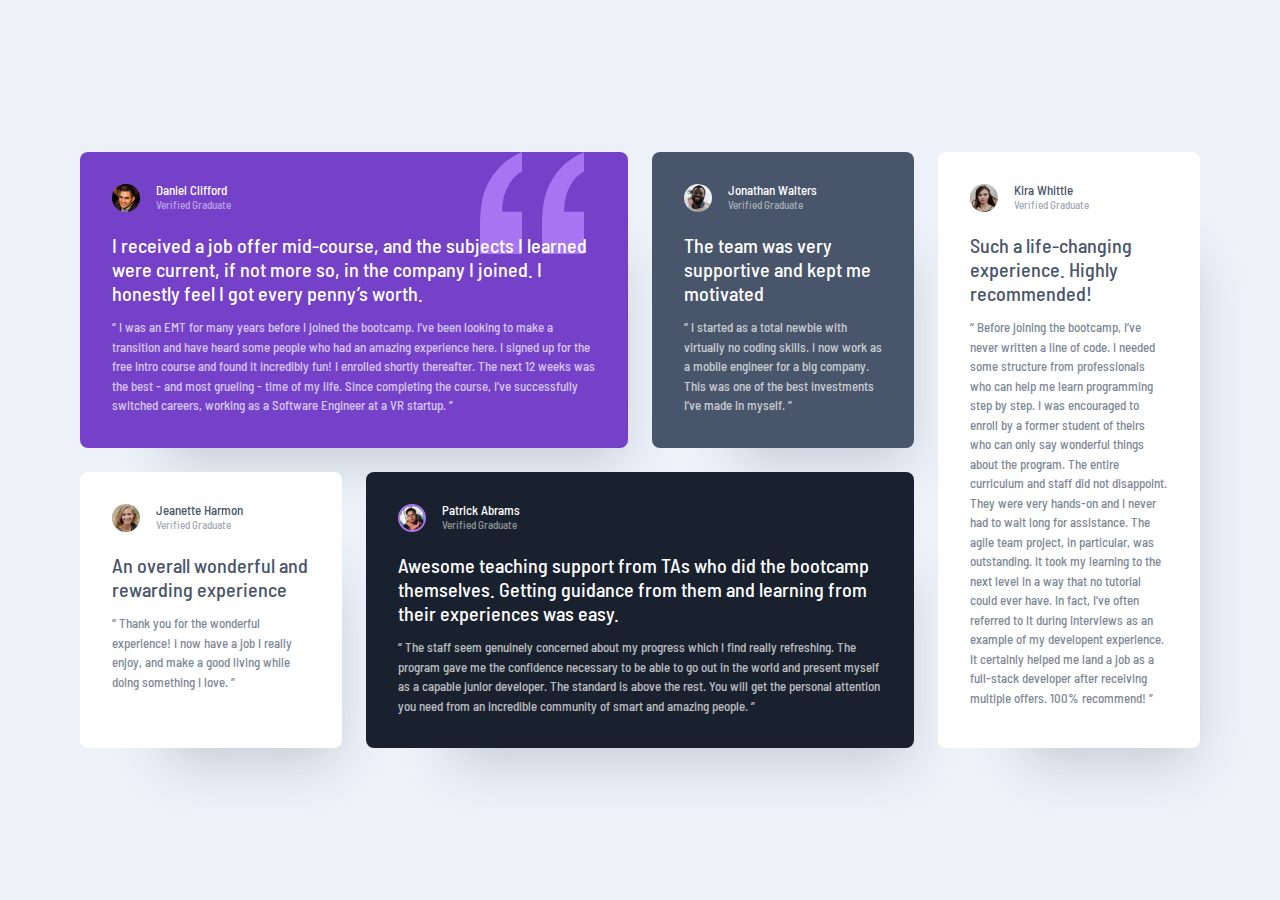
<file: index.html>
<!DOCTYPE html>
<html lang="en">

<head>
  <meta charset="UTF-8">
  <meta http-equiv="X-UA-Compatible" content="IE=edge">
  <meta name="viewport" content="width=device-width, initial-scale=1.0">
  <!-- Google font -->
  <link rel="preconnect" href="https://fonts.googleapis.com">
  <link rel="preconnect" href="https://fonts.gstatic.com" crossorigin>
  <link href="https://fonts.googleapis.com/css2?family=Barlow+Semi+Condensed:wght@500;600&display=swap"
    rel="stylesheet">
  <!-- my css -->
  <link rel="stylesheet" href="style.css">
  <title>FEM grid</title>
</head>

<body>
  <main class="testimonial-grid">
    <article class="testimonial grid-col-span-2 flow bg-primary-400 quote text-neutral-100">
      <div class="flex">
        <div>
          <img  src="./images/image-daniel.jpg" alt="daniel clifford">
        </div>
        <div>
          <h2 class="name">Daniel Clifford</h2>
          <p class="position">Verified Graduate</p>
        </div>
      </div>
      <p>
        I received a job offer mid-course, and the subjects I learned were current, if not more so,
        in the company I joined. I honestly feel I got every penny’s worth.
      </p>
      <p>
        “ I was an EMT for many years before I joined the bootcamp. I’ve been looking to make a
        transition and have heard some people who had an amazing experience here. I signed up
        for the free intro course and found it incredibly fun! I enrolled shortly thereafter.
        The next 12 weeks was the best - and most grueling - time of my life. Since completing
        the course, I’ve successfully switched careers, working as a Software Engineer at a VR startup. ”
      </p>
    </article>
    <article class="testimonial flow bg-secondary-400 text-neutral-100">
      <div class="flex">
        <div>
          <img src="./images/image-jonathan.jpg" alt="Jonathan Walters">
        </div>
        <div>
          <h2 class="name">Jonathan Walters</h2>
          <p class="position">Verified Graduate</p>
        </div>
      </div>
      <p>
        The team was very supportive and kept me motivated
      </p>
      <p>
        “ I started as a total newbie with virtually no coding skills. I now work as a mobile engineer
        for a big company. This was one of the best investments I’ve made in myself. ”
      </p>
    </article>
    <article class="testimonial flow bg-neutral-100 text-secondary-400">
      <div class="flex">
        <div>
          <img src="./images/image-jeanette.jpg" alt="Jeanette Harmon">
        </div>
        <div>
          <h2 class="name">Jeanette Harmon</h2>
          <p class="position">Verified Graduate</p>
        </div>
      </div>
      <p>
        An overall wonderful and rewarding experience</p>
      <p>
        “ Thank you for the wonderful experience! I now have a job I really enjoy, and make a good living
        while doing something I love. ”
      </p>
    </article>
    <article class="testimonial grid-col-span-2 flow bg-secondary-500 text-neutral-100">
      <div class="flex">
        <div>
          <img class="border-primary-400" src="./images/image-patrick.jpg" alt="Patrick Abrams">
        </div>
        <div>
          <h2 class="name">Patrick Abrams</h2>
          <p class="position">Verified Graduate</p>
        </div>
      </div>
      <p>
        Awesome teaching support from TAs who did the bootcamp themselves. Getting guidance from them and
        learning from their experiences was easy.
      </p>
      <p>
        “ The staff seem genuinely concerned about my progress which I find really refreshing. The program
        gave me the confidence necessary to be able to go out in the world and present myself as a capable
        junior developer. The standard is above the rest. You will get the personal attention you need from
        an incredible community of smart and amazing people. ”
      </p>
    </article>
    <article class="testimonial flow bg-neutral-100 text-secondary-400">
      <div class="flex">
        <div>
          <img src="./images/image-kira.jpg" alt="Kira Whittle">
        </div>
        <div>
          <h2 class="name">Kira Whittle</h2>
          <p class="position">Verified Graduate</p>
        </div>
      </div>
      <p>
        Such a life-changing experience. Highly recommended!
      </p>
      <p>
        “ Before joining the bootcamp, I’ve never written a line of code. I needed some structure from
        professionals who can help me learn programming step by step. I was encouraged to enroll by a former
        student of theirs who can only say wonderful things about the program. The entire curriculum and staff
        did not disappoint. They were very hands-on and I never had to wait long for assistance. The agile team
        project, in particular, was outstanding. It took my learning to the next level in a way that no tutorial
        could ever have. In fact, I’ve often referred to it during interviews as an example of my developent
        experience. It certainly helped me land a job as a full-stack developer after receiving multiple offers.
        100% recommend! ”
      </p>
    </article>
  </main>




</body>

</html>
</file>
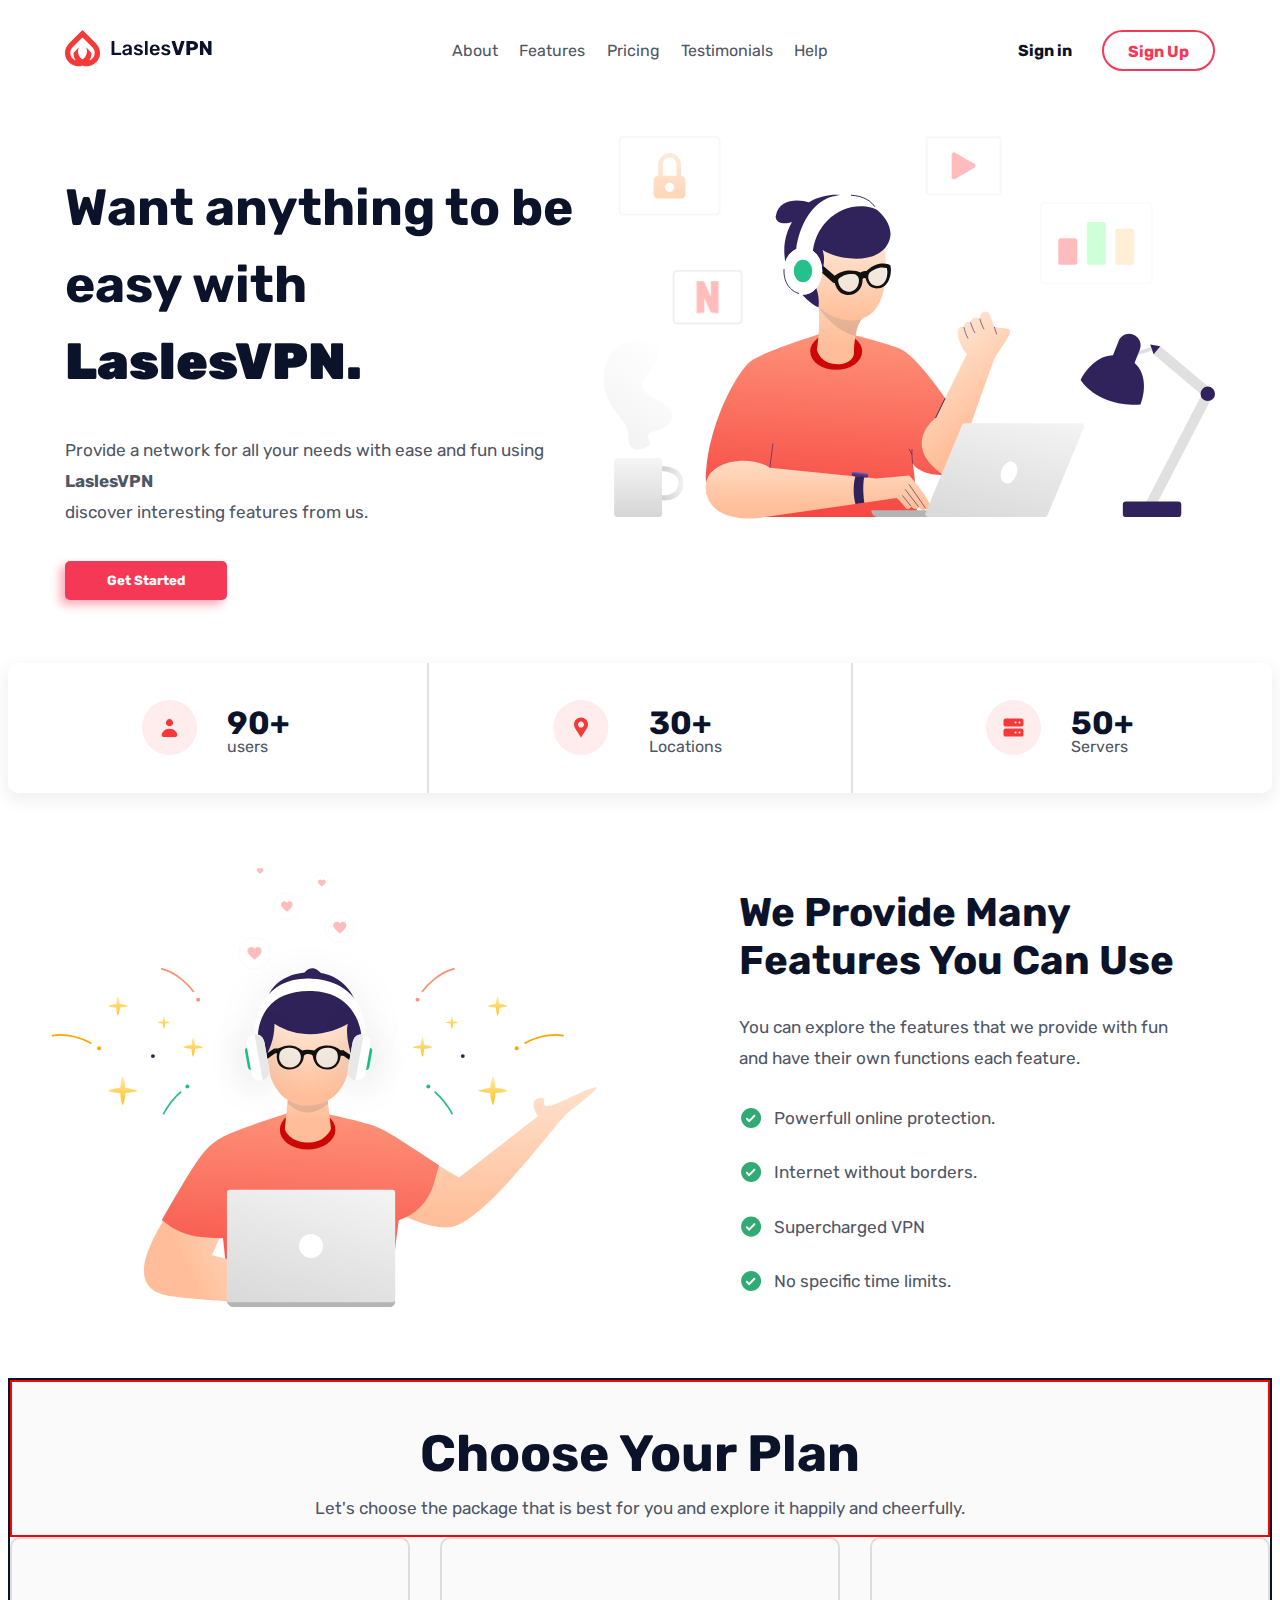
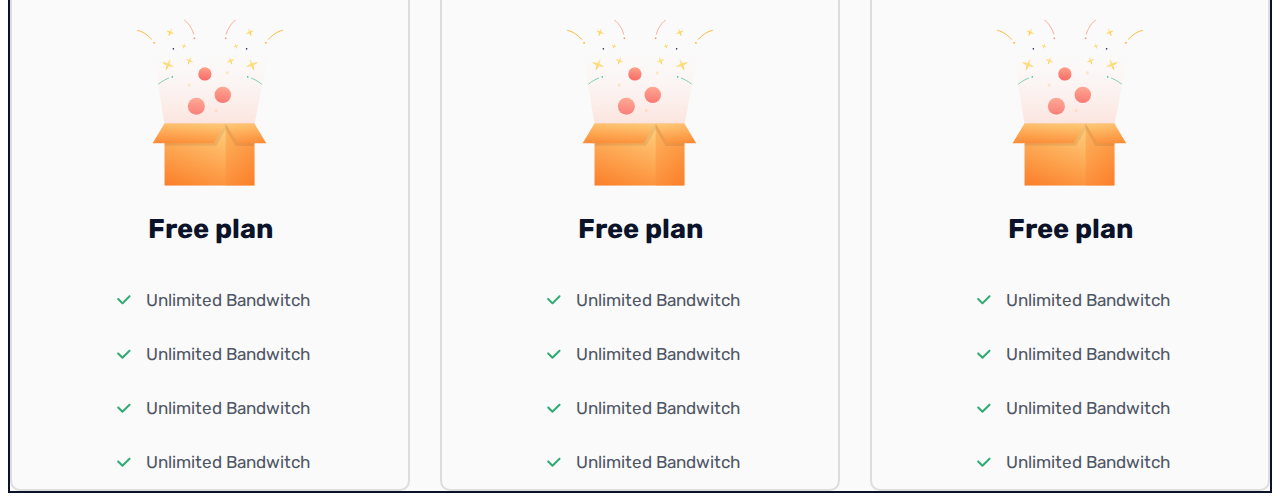
<file: exrcise.html>
<!DOCTYPE html>
<html lang="en">
  <head>
    <meta charset="UTF-8" />
    <meta name="viewport" content="width=device-width, initial-scale=1.0" />
    <title>Exercises</title>
    <link rel="stylesheet" href="style1.css" />
    <style>
      @import url("https://fonts.googleapis.com/css2?family=Rubik:ital,wght@0,300..900;1,300..900&display=swap");
    </style>
  </head>
  <body>
    <div class="container">
      <div class="item item-1"></div>
      <div class="item navbar">
        <!-- <p>col2</p> -->
        <!-- logo div -->
        <div class="logo"><img src="/images/Logo.svg" alt="" /></div>
        <!-- start of navigation links -->
        <div class="navlinks">
          <div class="navlink"><a href="">About</a></div>
          <div class="navlink"><a href="">Features</a></div>
          <div class="navlink"><a href="">Pricing</a></div>
          <div class="navlink"><a href="">Testimonials</a></div>
          <div class="navlink"><a href="">Help</a></div>
        </div>
        <!-- start of sign in and sign up buttons -->
        <div class="membership">
          <p class="signIn">Sign in</p>
          <button class="btn1" type="button">Sign Up</button>
        </div>
      </div>
      <div class="item item-3"></div>
    </div>
    <!-- end of the first container -->
    <div class="container">
      <div class="item item-1"></div>
      <!-- where the first section ends -->
      <div class="banner">
        <div class="description1">
          <h1>
            Want anything to be <br />
            easy with <b>LaslesVPN.</b>
          </h1>
          <p class="def1">
            Provide a network for all your needs with ease and fun using
            <b>LaslesVPN </b> <br />
            discover interesting features from us.
          </p>
          <button class="start">Get Started</button>
        </div>
        <div class="bannerImG">
          <img src="/images/Illustration 1.svg" alt="" />
        </div>
      </div>
      <!-- where the 3rd section starts from -->
      <div class="item item-3"></div>
    </div>

    <!-- users locations and places -->
    <div class="section3">
      <div class="uses">
        <!-- start -->
        <!-- users part1 -->
        <div class="users">
          <div class="content1">
            <img src="/images/Users.svg" alt="" />
            <div class="data">
              <p class="top"><b>90+</b></p>
              <p class="bottom">users</p>
            </div>
          </div>
        </div>
        <!-- location part2 -->
        <div class="locations">
          <div class="content1">
            <img src="/images/location.svg" alt="" />
            <div class="data">
              <p class="top"><b>30+</b></p>
              <p class="bottom">Locations</p>
            </div>
          </div>
        </div>
        <!-- end of location -->
        <div class="servers">
          <div class="content1">
            <img src="/images/servers.svg" alt="" />
            <div class="data">
              <p class="top"><b>50+</b></p>
              <p class="bottom">Servers</p>
            </div>
          </div>
        </div>
        <!-- end of the  3 sections -->
      </div>
    </div>
    <div class="section4">
      <div class="left"><img src="/images/provider.svg" alt="" /></div>
      <div class="right">
        <div>
          <h1 class="title2">
            We Provide Many <br />
            Features You Can Use
          </h1>
          <p class="paragraph2">
            You can explore the features that we provide with fun <br />and have
            their own functions each feature.
          </p>
          <div class="appFeature">
            <img src="/images/Check.svg" alt="" />
            <p class="singleFeature">Powerfull online protection.</p>
          </div>
          <div class="appFeature">
            <img src="/images/Check.svg" alt="" />
            <p class="singleFeature">Internet without borders.</p>
          </div>
          <div class="appFeature">
            <img src="/images/Check.svg" alt="" />
            <p class="singleFeature">Supercharged VPN</p>
          </div>
          <div class="appFeature">
            <img src="/images/Check.svg" alt="" />
            <p class="singleFeature">No specific time limits.</p>
          </div>
        </div>
      </div>
    </div>

    <div class="section5">
      <div class="title">
        <h1 class="plantitle">Choose Your Plan</h1>
        <p class="planDesc">
          Let's choose the package that is best for you and explore it happily
          and cheerfully.
        </p>
      </div>

      <div class="cards">
        <!-- card1 -->
        <div class="card1">
          <div class="iconImg">
          <img src="/images/plan.svg" alt="">
          </div>
          <h3>Free plan</h3>
          
          <div class="planFeatures">
            <div class="plan1"><img src="/images/mark2.svg" alt=""><p class="detail1">Unlimited Bandwitch</p></div>
          </div>
         
          <div class="planFeatures">
            <div class="plan1"><img src="/images/mark2.svg" alt=""><p class="detail1">Unlimited Bandwitch</p></div>
          </div>

          <div class="planFeatures">
            <div class="plan1"><img src="/images/mark2.svg" alt=""><p class="detail1">Unlimited Bandwitch</p></div>
          </div>
          <div class="planFeatures">
            <div class="plan1"><img src="/images/mark2.svg" alt=""><p class="detail1">Unlimited Bandwitch</p></div>
          </div>
        </div>

        <!-- end of card1 -->
        <div class="card2">
          <div class="iconImg">
          <img src="/images/plan.svg" alt="">
          </div>
          <h3>Free plan</h3>
          
          <div class="planFeatures">
            <div class="plan1"><img src="/images/mark2.svg" alt=""><p class="detail1">Unlimited Bandwitch</p></div>
          </div>
         
          <div class="planFeatures">
            <div class="plan1"><img src="/images/mark2.svg" alt=""><p class="detail1">Unlimited Bandwitch</p></div>
          </div>

          <div class="planFeatures">
            <div class="plan1"><img src="/images/mark2.svg" alt=""><p class="detail1">Unlimited Bandwitch</p></div>
          </div>
          <div class="planFeatures">
            <div class="plan1"><img src="/images/mark2.svg" alt=""><p class="detail1">Unlimited Bandwitch</p></div>
          </div>
        </div>
         <div class="card3">
          <div class="iconImg">
          <img src="/images/plan.svg" alt="">
          </div>
          <h3>Free plan</h3>
          
          <div class="planFeatures">
            <div class="plan1"><img src="/images/mark2.svg" alt=""><p class="detail1">Unlimited Bandwitch</p></div>
          </div>
         
          <div class="planFeatures">
            <div class="plan1"><img src="/images/mark2.svg" alt=""><p class="detail1">Unlimited Bandwitch</p></div>
          </div>

          <div class="planFeatures">
            <div class="plan1"><img src="/images/mark2.svg" alt=""><p class="detail1">Unlimited Bandwitch</p></div>
          </div>
          <div class="planFeatures">
            <div class="plan1"><img src="/images/mark2.svg" alt=""><p class="detail1">Unlimited Bandwitch</p></div>
          </div>
         </div>
      </div>
    </div>
  </body>
</html>
</file>
<file: style.css>
:root {
  --clr-primary-400: 263 55% 52%;
  --clr-secondary-400: 217 19% 35%;
  --clr-secondary-500: 219 29% 14%;
  --clr-neutral-100: 0 0% 100%;
  --clr-neutral-200: 210 46% 95%;
  --clr-neutral-300: 0 0% 81%;

  --ff-primary: "Barlow Semi Condensed", sans-serif;

  --fw-400: 500;
  --fw-700: 600;

  --fs-300: 0.6875rem;
  --fs-400: 0.8125rem;
  --fs-500: 1.25rem;
}

/* Box sizing rules */
*,
*::before,
*::after {
  box-sizing: border-box;
}

/* Remove default margin */
body,
h1,
h2,
h3,
h4,
p,
figure,
blockquote,
dl,
dd {
  margin: 0;
}

/* Remove list styles on ul, ol elements with a list role, which suggests default styling will be removed */
ul[role="list"],
ol[role="list"] {
  list-style: none;
}

/* Set core root defaults */
html:focus-within {
  scroll-behavior: smooth;
}

/* Set core body defaults */
body {
  min-height: 100vh;
  text-rendering: optimizeSpeed;
  line-height: 1.5;
}

/* A elements that don't have a class get default styles */
a:not([class]) {
  text-decoration-skip-ink: auto;
}

/* Make images easier to work with */
img,
picture {
  max-width: 100%;
  display: block;
}

/* Inherit fonts for inputs and buttons */
input,
button,
textarea,
select {
  font: inherit;
}

/* Remove all animations, transitions and smooth scroll for people that prefer not to see them */
@media (prefers-reduced-motion: reduce) {
  html:focus-within {
    scroll-behavior: auto;
  }

  *,
  *::before,
  *::after {
    animation-duration: 0.01ms !important;
    animation-iteration-count: 1 !important;
    transition-duration: 0.01ms !important;
    scroll-behavior: auto !important;
  }
}

body {
  display: grid;
  place-content: center;
  min-height: 100vh;

  font-family: var(--ff-primary);
  font-weight: var(--fw-400);

  background-color: hsl(var(--clr-neutral-200));
}

h1,
h2,
h3 {
  font-weight: var(--fw-700);
}

/* utilities */
.flex {
  display: flex;
  gap: var(--gap, 1rem);
}

.flow > *:where(:not(:first-child)) {
  margin-top: var(--flow-spacer, 1em);
}

.bg-primary-400 {
  background: hsl(var(--clr-primary-400));
}
.bg-secondary-400 {
  background: hsl(var(--clr-secondary-400));
}
.bg-secondary-500 {
  background: hsl(var(--clr-secondary-500));
}

.bg-neutral-100 {
  background: hsl(var(--clr-neutral-100));
}

.text-neutral-100 {
  color: hsl(var(--clr-neutral-100));
}
.text-secondary-400 {
  color: hsl(var(--clr-secondary-400));
}
.border-primary-400 {
  border: 2px solid #a775f1;
}

/* components */
.testimonial-grid {
  display: grid;
  gap: 1.5rem;
  grid-auto-columns: 1fr;
  grid-template-areas:
   'one'
   'two'
   'three'
   'four'
   'five';

  padding-block: 2rem;
  width: min(95%, 70rem);
  margin-inline: auto;
}

.testimonial {
  font-size: var(--fs-400);
  padding: 2rem;
  border-radius: 0.5rem;
  box-shadow: 2.5rem 3.75rem 3rem -3rem hsl(var(--clr-secondary-400) / 0.25);
}

.testimonial:nth-child(1) {
  grid-area: one;
}
.testimonial:nth-child(2) {
  grid-area: two;
}
.testimonial:nth-child(3) {
  grid-area: three;
}
.testimonial:nth-child(4) {
  grid-area: four;
}
.testimonial:nth-child(5) {
  grid-area: five;
}

@media screen and (min-width: 33em) {
  .testimonial-grid {
      grid-template-areas:
      "one one"
      "two three"
      "five five"
      "four four";
  }
}

@media screen and (min-width: 38em) {
  .testimonial-grid {
    grid-template-areas:
     'one one'
     'two five'
     'three five'
     'four four';
  }
}

@media screen and (min-width: 54em) {
  .testimonial-grid {
      grid-template-areas:
      "one one two"
      "five five five"
      "three four four";
  }
}

@media screen and (min-width: 75em) {
  .testimonial-grid {
      grid-template-areas:
      "one one two five"
      "three four four five";
  }
}


.testimonial.quote {
  background-image: url("./images/bg-pattern-quotation.svg");
  background-repeat: no-repeat;
  background-position: top right 10%;
}

.testimonial img {
  width: 1.75rem;
  aspect-ratio: 1;
  border-radius: 50%;
}

.testimonial .name {
  font-size: var(--fs-400);
  font-weight: var(--fw-400);
  line-height: 1;
}

.testimonial .position {
  font-size: var(--fs-300);
  opacity: 0.5;
}

.testimonial > p:first-of-type {
  font-size: var(--fs-500);
  line-height: 1.2;
}

.testimonial > p:last-of-type {
  opacity: 0.7;
}
</file>
<file: style1.css>
.rubik-gfonts {
  font-family: "Rubik", sans-serif;
  font-optical-sizing: auto;
  font-weight: 300;
  font-style: normal;
}

h1 {
  font-family: "Rubik", sans-serif;
  color: #0b132a;
  font-size: 3.2rem;
  line-height: 1.5;
}
p {
  font-family: "Rubik", sans-serif;
  font-size: 1em;
}

.container {
  display: grid;
  /* display: inline-grid; */
  grid-gap: 5px;
  grid-template-columns: minmax(20px, 0.5fr) minmax(auto, 11fr) minmax(
      20px,
      0.5fr
    );
  margin: 0 auto; /* Center the container horizontally */
  margin-top: 2%;
}
@media screen and (max-width: 480px) {
  .container {
    grid-template-columns: minmax(20px, 2fr) minmax(auto, 2fr);
  }
}

@media screen and (min-width: 2000px) {
  .container {
    grid-template-columns: minmax(20px, 2.5fr) minmax(auto, 7fr) minmax(
        20px,
        2.5fr
      ) !important;
    gap: 20px;
  }
}

.item {
  /* border: 3px solid rgb(214, 214, 255);
  background-color: blanchedalmond; */
}

.navbar {
  display: grid;
  grid-template-columns: 1fr 1fr 1fr;
  justify-content: space-between;
  grid-gap: 10px;
}

.navlinks {
  display: flex;
  justify-content: space-between;
  align-items: center;

  /* border: 1px dotted rgb(255, 0, 0);
  background-color: rgb(42, 249, 70); */
}

.logo {
  /* border: 1px dotted rgb(255, 0, 0);
  background-color: rgb(42, 70, 249); */
  align-self: center;
}

a {
  text-decoration: none;
  font-family: "Rubik", sans-serif;
  width: 100%;
  color: #4f5665;
  /* align-items: center; */
}

@media screen and (max-width: 900px) {
  a {
    font-size: 0.7em;
  }

  .navlinks {
    margin-left: 10px;
  }
}

.signIn {
  font-family: "Rubik", sans-serif;
  font-size: 1em;
  font-weight: bold;
  color: #0b132a;
}

.membership {
  display: flex;
  grid-template-columns: 1fr 1fr;
  justify-content: end;
  /* border: 1px dotted rgb(255, 0, 0);
  background-color: rgb(249, 166, 42); */
  gap: 30px;
  align-items: center;
}

.btn1 {
  border: 2px solid #f53855;
  border-radius: 300px;
  width: 30%;
  height: 80%;
  background-color: white;
  font-family: "Rubik", sans-serif;
  font-size: 1em;
  font-weight: bold;
  color: #f53855;
  padding: 10px;
}

.container2 {
  display: grid;
  /* display: inline-grid; */
  grid-gap: 5px;
  grid-template-columns: minmax(20px, 0.5fr) minmax(auto, 11fr) minmax(
      20px,
      0.5fr
    );
  margin: 0 auto; /* Center the container horizontally */
  margin-top: 2%;
}

.banner {
  display: grid;
  grid-template-columns: 1fr 1fr;
  margin-top: 3%;
  justify-content: space-between;
}

.def1 {
  font-family: "Rubik", sans-serif;
  color: #4f5665;
  line-height: 1.8;
  font-size: 1.07rem;
}
.bannerImg {
  display: flex;
  justify-content: left;
}
.start {
  margin-top: 3%;
  width: 30%;
  padding: 12px;
  font-family: "Rubik", sans-serif;
  font-weight: bold;
  background-color: #f53855;
  border: 0px;
  color: white;
  box-shadow: -5px 5px 10px 0px #f538546a;
  border-radius: 5px;
}

.section3 {
  max-width: 1440px;
  margin: 0 auto;
}

.section3 {
  margin-top: 7vh;
}

.uses {
  /* border:2px solid #0b132a; */
  height: 130px;
  display: grid;
  grid-template-columns: 1fr 1fr 1fr;
  border-radius: 10px;
  box-shadow: 0px 6px 15px 2px #4f566516;
}

.users,
.locations,
.servers {
  display: grid;
  /* border:2px solid #0b132a; */
  justify-content: center;
  align-items: center;
}

.users {
  border-right: 2px solid #4f56652d;
}
.servers {
  border-left: 2px solid #4f56652d;
}
.content1 {
  display: grid;
  grid-template-columns: 1fr 1fr;
  align-items: center;
  grid-gap: 8px;
  /* height: 70%; */
}
.data {
  display: flex;
  flex-direction: column;
}
.top,
.bottom {
  margin: 5px;
}

.top {
  font-size: 2em;
  margin-top: 10px;
  color: #0b132a;
}

.bottom {
  margin-top: -10px;
  color: #4f5665;
}

.section4 {
  max-width: 1440px;
  margin: 0 auto;
  display: grid;
  grid-template-columns: 1fr 1fr;
}

.left,
.right {
  margin-top: 70px;
}

.left {
  display: flex;
  /* border:2px solid #0b132a; */
  justify-content: center;
  align-content: center;
}

.right {
  display: flex;
  /* border:2px solid #0b132a; */
  justify-content: center;
  align-content: center;
}

.title2 {
  font-family: "Rubik", sans-serif;
  color: #0b132a;
  font-size: 2.5rem;
  line-height: 1.2;
}

.paragraph2 {
  font-family: "Rubik", sans-serif;
  color: #4f5665;
  line-height: 1.8;
  font-size: 1.07rem;
}

.appFeature {
  display: flex;
}

.singleFeature {
  font-family: "Rubik", sans-serif;
  color: #4f5665;
  font-size: 1.07rem;
  padding-left: 10px;
}

/* body{
  max-width: 1440px;
  margin: 0 auto;
} */

.section5 {
  max-width: 1440px;
  margin: 0 auto;
  background-color: #fafafa;
}

.section5 {
  margin-top: 70px;
  border: 2px solid #0b132a;
}

.title {
  display: grid;
  justify-content: center;
  height: 80%;
  align-items: center;
  border: 2px solid #ff0000;
}

.plantitle {
  display: flex;
  justify-content: center;
  margin-bottom: 3px;
}

.planDesc {
  display: flex;
  justify-content: center;
  margin-top: 2px;
  font-family: "Rubik", sans-serif;
  color: #4f5665;
  font-size: 1.07rem;
}

.cards {
  display: grid;
  grid-template-columns: 1fr 1fr 1fr;
  gap: 30px;
}

.card1,
.card2,
.card3 {
  border: 2px solid #dddddd;
  display: grid;
  justify-content: center;
  align-items: center;
  border-radius: 10px;
}

h3 {
  font-family: "Rubik", sans-serif;
  color: #0b132a;
  font-size: 1.7rem;
  display: flex;
  justify-content: center;
}

.iconImg {
  margin-top: 80px;
  display: flex;
  justify-content: center;
}

.detail1 {
  font-family: "Rubik", sans-serif;
  color: #4f5665;
  font-size: 1.07rem;
  display: flex;
  justify-content: center;
}

.plan1 {
  display: flex;
  gap: 10px;
  display: flex;
  justify-content: center;
}
</file>
